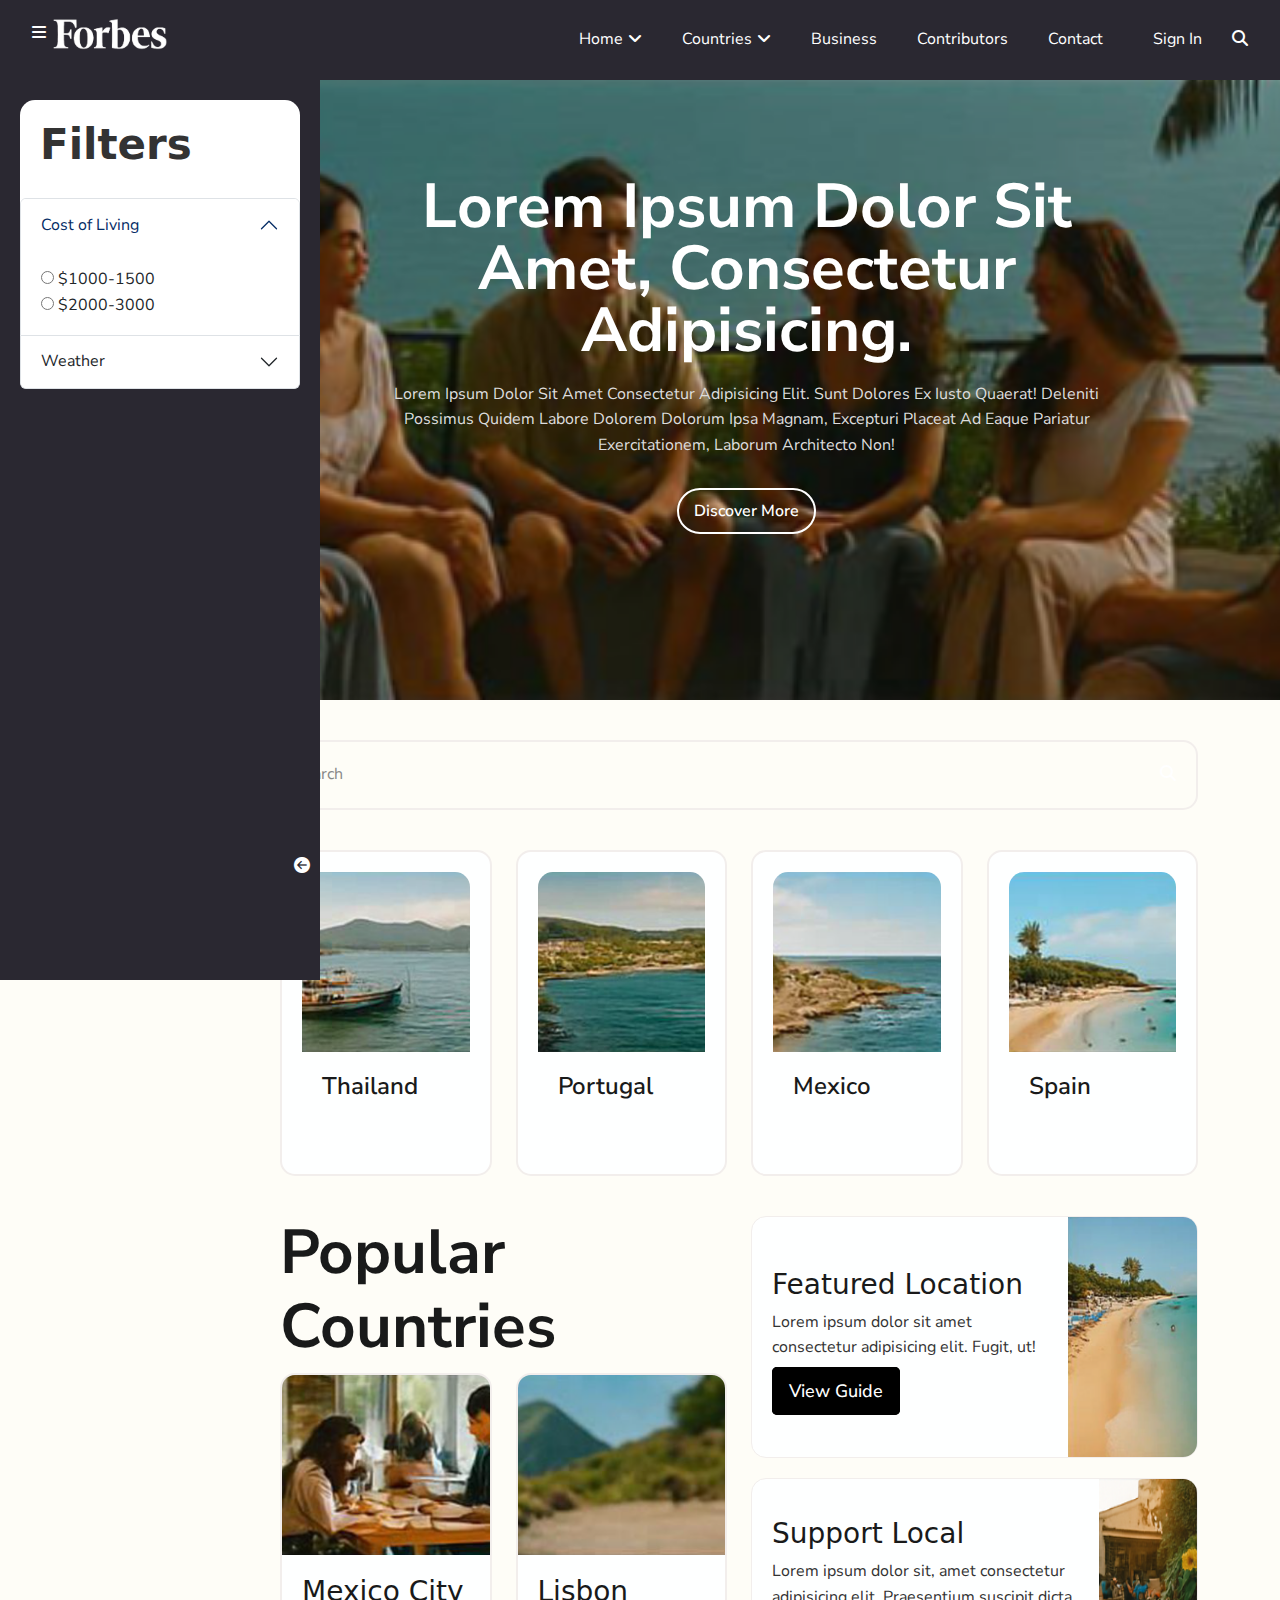
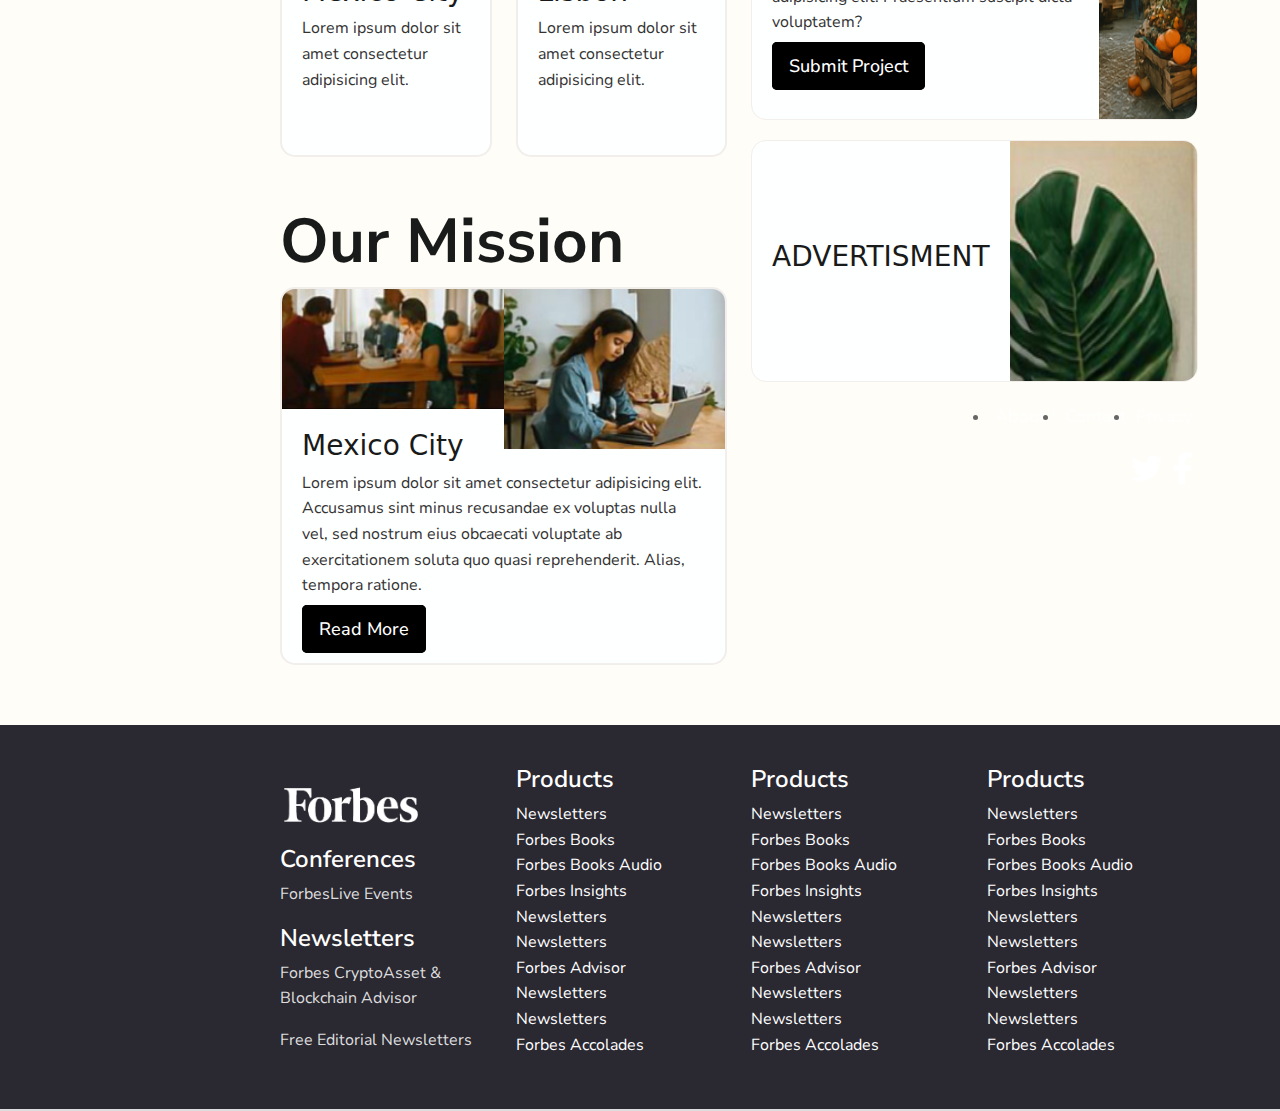
<file: index.html>
<!DOCTYPE HTML>
<html lang="en-US">
<head>
    <meta charset="UTF-8">
    <meta http-equiv="x-ua-compatible" content="ie=edge">
    <title> Forbes Responsive Website Template </title>
    <meta name="script" content="">
    <meta name="viewport" content="wicorporateh=device-wicorporateh, initial-scale=1">
    <!-- Favicon Icon -->
    <link rel="icon" type="image/png" href="assets/images/favicon.png">
    <link rel="stylesheet" type="text/css" href="assets/css/all.min.css">
    <link rel="stylesheet" type="text/css" href="assets/css/bootstrap.min.css">
    <link rel="stylesheet" type="text/css" href="assets/css/fontawesome.min.css">         
    <link rel="stylesheet" type="text/css" href="assets/css/animate.min.css">
    <link rel="stylesheet" type="text/css" href="assets/css/meanmenu.min.css">    
    <link rel="stylesheet" type="text/css" href="assets/css/twr_theme_color.css">
    <!-- All CSS For style -->
    <link rel="stylesheet" type="text/css" href="style.css">
    <!-- All CSS For style -->
    <!-- For Responvsive CSS -->
    <link rel="stylesheet" type="text/css" href="assets/css/responsive.css">
    <!-- For Responvsive CSS -->
    <!-- modernizr js -->
    <script src="assets/js/vendor/modernizr-2.8.3.min.js"></script>   
</head>
<body>
    <aside id="left-panel">
        <div class="sitebar-form">
            <h1>Filters</h1>
              <!-- accodion area start here  -->
              <div class="accordion" id="accordionExample">
                <div class="accordion-item">
                  <h2 class="accordion-header">
                    <button class="accordion-button" type="button" data-bs-toggle="collapse" data-bs-target="#collapseOne" aria-expanded="true" aria-controls="collapseOne">
                      Cost of Living
                    </button>
                  </h2>
                  <div id="collapseOne" class="accordion-collapse collapse show" data-bs-parent="#accordionExample">
                    <div class="accordion-body">
                        <form>
                            <input type="radio">
                            <label for="css">$1000-1500</label><br>
                            <input type="radio">
                            <label for="css">$2000-3000</label><br>
                        </form>                        
                    </div>
                  </div>
                </div>
                <div class="accordion-item">
                  <h2 class="accordion-header">
                    <button class="accordion-button collapsed" type="button" data-bs-toggle="collapse" data-bs-target="#collapseTwo" aria-expanded="false" aria-controls="collapseTwo">
                      Weather
                    </button>
                  </h2>
                  <div id="collapseTwo" class="accordion-collapse collapse" data-bs-parent="#accordionExample">
                    <div class="accordion-body">
                        <form>
                            <input type="radio">
                            <label for="css">25-10</label><br>
                            <input type="radio">
                            <label for="css">10-15</label><br>
                        </form>                        
                    </div>
                  </div>
                </div>
              </div>
        </div>
        <span class="minifyme" data-action="minifyMenu">
            <i class="fa fa-arrow-circle-left hit"></i>
        </span>
    </aside>
<!-- our off canvar menu area start here  -->
       <!-- our offcanver mobile menu start here -->
   
     <!-- our offcanver mobile menu end here --> 
    <!-- Menu area -->
    <header>
        <section class="header-section">
            <div class="container-fluid">
                <div class="our-main-header">
                    <div class="header-logo-area">
                        <a class="menu-bar"><i class="fa-solid fa-bars"></i></a>
                        <a href="index.html"> <img src="assets/images/Forbes.png" alt="Forbes"> </a>                        
                    </div>
                    <div class="header-right-area">
                        <div class="our-menu-area">
                            <nav>
                                <ul class="navbar-list">
                                    <li class="nav-list-list"><a class="navlink-link" href="#">Home<i class="fa-solid fa-angle-down"></i></a>
                                        <ul class="sub-menu">
                                            <li><a href="#">Home Page-1</a></li>
                                            <li><a href="#">Home Page-2</a></li>
                                            <li><a href="#">Home Page-3</a></li>
                                            <li><a href="#">Home Page-4</a></li>
                                        </ul>
                                    </li>
                                    <li class="nav-list-list"><a class="navlink-link" href="#">countries<i class="fa-solid fa-angle-down"></i></a>
                                        <ul class="sub-menu">
                                            <li><a href="#">Home Page-1</a></li>
                                            <li><a href="#">Home Page-2</a></li>
                                            <li><a href="#">Home Page-3</a></li>
                                            <li><a href="#">Home Page-4</a></li>
                                        </ul>
                                    </li>
                                    <li><a class="navlink-link" href="#">Business</a></li>
                                    <li><a class="navlink-link" href="#">Contributors</a></li>
                                    <li><a class="navlink-link" href="#">Contact</a></li>
                                </ul>
                            </nav>
                        </div>
                        <a class="QOiWaRFM" href="#">Sign In</a>
                        <a class="glass" href="#"><i class="fa-solid fa-magnifying-glass"></i></a>
                    </div>   
                </div>             
            </div>
        </section> 
    </header>
    <main>
        <section class="our-hero-section">
            <div class="container-fluid">
                <div class="row">
                    <div class="offset-2 col-10  p-0">
                        <div class="our-hero-area">
                            <div class="hero-info-area">
                                <h2 class="animate__animated animate__backInLeft ">Lorem ipsum dolor sit amet, consectetur adipisicing.</h2>
                                <p>Lorem ipsum dolor sit amet consectetur adipisicing elit. Sunt dolores ex iusto quaerat! Deleniti possimus quidem labore dolorem dolorum ipsa magnam, excepturi placeat ad eaque pariatur exercitationem, laborum architecto non!</p>
                                <a class="hero-btn " href="#">Discover More </a>
                            </div>
                        </div>
                    </div>
                </div>
            </div>            
        </section>
        <!-- our hero area end here  -->
         <div class="our-search-area">
            <div class="container">
                <div class="row">
                    <div class="offset-2 col-10">
                        <div class="main-search-area">
                            <input type="search" placeholder="Search">
                            <a class="search-btn"><i class="fa-solid fa-magnifying-glass"></i></a>  
                        </div>
                    </div>
                </div>
            </div>          
         </div>
         <!-- our top countres area start here  -->
          <div class="top-countre-area">
            <div class="container">
                <div class="row offset-2">
                    <div class="col-xl-3 col-lg-3 col-md-6 col-sm-12">
                        <div class="single-countre">
                            <img src="assets/images/Screenshot_2.png" alt="Screenshot_2">
                            <h4><a href="#">Thailand</a></h4>
                            <a class="countre-btn" href="#">Rade More</a>
                        </div>
                    </div>
                    <!-- single card area end here  -->
                    <div class="col-xl-3 col-lg-3 col-md-6 col-sm-12">
                        <div class="single-countre">
                            <img src="assets/images/Screenshot_3.png" alt="Screenshot_2">
                            <h4><a href="#">Portugal</a></h4>
                            <a class="countre-btn" href="#">Rade More</a>
                        </div>
                    </div>
                    <!-- single card area end here  -->
                    <div class="col-xl-3 col-lg-3 col-md-6 col-sm-12">
                        <div class="single-countre">
                            <img src="assets/images/Screenshot_4.png" alt="Screenshot_2">
                            <h4><a href="#">Mexico</a></h4>
                            <a class="countre-btn" href="#">Rade More</a>
                        </div>
                    </div>
                    <!-- single card area end here  -->
                    <div class="col-xl-3 col-lg-3 col-md-6 col-sm-12">
                        <div class="single-countre">
                            <img src="assets/images/Screenshot_5.png" alt="Screenshot_2">
                            <h4><a href="#">Spain</a></h4>
                            <a class="countre-btn" href="#">Rade More</a>
                        </div>
                    </div>
                    <!-- single card area end here  -->
                </div>
            </div>
          </div>
          <!-- our world class mission area start here  -->
           <section class="our-worl-mission">
            <div class="container">
                <div class="row offset-2">
                    <div class="col-xl-6 col-lg-6 col-md-12 col-sm-12">
                        <div class="single-city-card">
                            <div class="sc-card-header">
                                <h2>Popular Countries</h2>
                            </div>
                        </div>
                        <div class="row">
                            <div class="col-xl-6 col-lg-6 col-md-6 col-sm-12">
                                <div class="single-city-area">
                                    <div class="sc-card-image">
                                        <img src="assets/images/Screenshot_6.png" alt="Screenshot_6">                                    
                                    </div>
                                    <div class="sc-card-info">
                                        <h3>Mexico City</h3>
                                        <p>Lorem ipsum dolor sit amet consectetur adipisicing elit.</p>
                                        <a href="#">Read More</a>
                                    </div>
                                </div>
                            </div>
                            <!-- single card end here  -->
                            <div class="col-xl-6 col-lg-6 col-md-6 col-sm-12">
                                <div class="single-city-area">
                                    <div class="sc-card-image">
                                        <img src="assets/images/Screenshot_7.png" alt="Screenshot_6">                                    
                                    </div>
                                    <div class="sc-card-info">
                                        <h3>Lisbon</h3>
                                        <p>Lorem ipsum dolor sit amet consectetur adipisicing elit.</p>
                                        <a href="#">Read More</a>
                                    </div>
                                </div>
                            </div>
                            <!-- single card end here  -->  
                        </div>
                        <!-- single end here  -->
                         <div class="col-xl-12 pt-5">
                            <div class="single-city-card">
                                <div class="sc-card-header">
                                    <h2>Our Mission</h2>
                                </div>
                            </div> 
                            <div class="row">
                                <div class="col-xl-12">
                                    <div class="single-city-area">
                                        <div class="sc-card-images">
                                            <img src="assets/images/Screenshot_9.png" alt="Screenshot">
                                            <img class="img-10" src="assets/images/Screenshot_10.png" alt="Screenshot">                                    
                                        </div>
                                        <div class="sc-card-info">
                                            <h3>Mexico City</h3>
                                            <p>Lorem ipsum dolor sit amet consectetur adipisicing elit. Accusamus sint minus recusandae ex voluptas nulla vel, sed nostrum eius obcaecati voluptate ab exercitationem soluta quo quasi reprehenderit. Alias, tempora ratione.</p>
                                            <a class="l-card-btn" href="#">Read More</a>
                                        </div>
                                    </div>
                                </div>
                            </div>                           
                         </div>
                    </div>
                    <!-- our right world class area start here  -->
                     <div class="col-xl-6 col-lg-6 col-md-12 col-sm-12">
                        <div class="row">
                            <div class="col-xl-12 col-md-6">
                                <div class="left-world-card">
                                    <div class="lworld-card-info">
                                        <h3>Featured Location</h3>
                                        <p>Lorem ipsum dolor sit amet consectetur adipisicing elit. Fugit, ut!</p>
                                        <a class="l-card-btn" href="#">View Guide</a>
                                    </div>
                                    <div class="l-world-card-img">
                                        <img src="assets/images/Screenshot_8.png" alt="Screenshot">
                                    </div>                                    
                                </div>
                            </div>
                            <!-- single card end here  -->
                            <div class="col-xl-12 col-md-6">
                                <div class="left-world-card">
                                    <div class="lworld-card-info">
                                        <h3>Support Local</h3>
                                        <p>Lorem ipsum dolor sit, amet consectetur adipisicing elit. Praesentium suscipit dicta voluptatem?</p>
                                        <a class="l-card-btn" href="#">Submit Project</a>
                                    </div>
                                    <div class="l-world-card-img">
                                        <img src="assets/images/Screenshot_13.png" alt="Screenshot">
                                    </div> 
                                </div>
                            </div>
                            <!-- single card end here  -->
                            <div class="col-xl-12 col-md-12">
                                <div class="left-world-card">
                                    <div class="lworld-card-info">
                                        <h3>ADVERTISMENT</h3>
                                    </div>
                                    <div class="l-world-card-img">
                                        <img src="assets/images/Screenshot_11.png" alt="Screenshot">
                                    </div>
                                </div>
                            </div>
                            <!-- single card end here  -->
                            <div class="col-xl-12 col-md-12">
                                <div class="world-footer">
                                    <ul>
                                        <li><a href="#">About  /</a></li>
                                        <li><a href="#">Contact</a></li>
                                        <li><a href="#">Privacy</a></li>
                                    </ul>
                                    <div class="footer-icon">
                                        <a href="#"><i class="fa-brands fa-twitter"></i></a>
                                        <a href="#"><i class="fa-brands fa-facebook-f"></i></a>
                                    </div>                                    
                                </div>
                            </div>
                            <!-- single card end here  -->
                        </div>
                     </div>
                </div>
            </div>
           </section>
    </main> 
    <footer>
        <div class="our-footer-area">
            <div class="container">
                <div class="row offset-2">
                    <div class="col-xl-3">
                        <div class="single-footer">
                            <a class="footer-logo" href="#"><img src="assets/images/Forbes.png" alt="Forbes"></a> 
                            <div class="single-foter-info">
                                <h4>Conferences</h4>
                                <p>ForbesLive Events</p>
                            </div>
                            <div class="single-foter-info">
                                <h4>Newsletters</h4>
                                <p>Forbes CryptoAsset & Blockchain Advisor</p>
                                <p>Free Editorial Newsletters</p>
                            </div>                                                       
                        </div>                        
                    </div>
                    <div class="col-xl-3">
                        <div class="single-footer">
                            <h4>Products</h4>
                            <ul>
                                <li><a href="#">Newsletters</a></li>
                                <li><a href="#">Forbes Books</a></li>
                                <li><a href="#">Forbes Books Audio</a></li>
                                <li><a href="#">Forbes Insights</a></li>
                                <li><a href="#">Newsletters</a></li>
                                <li><a href="#">Newsletters</a></li>
                                <li><a href="#">Forbes Advisor</a></li>
                                <li><a href="#">Newsletters</a></li>
                                <li><a href="#">Newsletters</a></li>
                                <li><a href="#">Forbes Accolades</a></li>
                            </ul>
                        </div>                        
                    </div>
                    <div class="col-xl-3">
                        <div class="single-footer">
                            <h4>Products</h4>
                            <ul>
                                <li><a href="#">Newsletters</a></li>
                                <li><a href="#">Forbes Books</a></li>
                                <li><a href="#">Forbes Books Audio</a></li>
                                <li><a href="#">Forbes Insights</a></li>
                                <li><a href="#">Newsletters</a></li>
                                <li><a href="#">Newsletters</a></li>
                                <li><a href="#">Forbes Advisor</a></li>
                                <li><a href="#">Newsletters</a></li>
                                <li><a href="#">Newsletters</a></li>
                                <li><a href="#">Forbes Accolades</a></li>
                            </ul>
                        </div>                         
                    </div>
                    <div class="col-xl-3">
                        <div class="single-footer">
                            <div class="single-footer">
                                <h4>Products</h4>
                                <ul>
                                    <li><a href="#">Newsletters</a></li>
                                    <li><a href="#">Forbes Books</a></li>
                                    <li><a href="#">Forbes Books Audio</a></li>
                                    <li><a href="#">Forbes Insights</a></li>
                                    <li><a href="#">Newsletters</a></li>
                                    <li><a href="#">Newsletters</a></li>
                                    <li><a href="#">Forbes Advisor</a></li>
                                    <li><a href="#">Newsletters</a></li>
                                    <li><a href="#">Newsletters</a></li>
                                    <li><a href="#">Forbes Accolades</a></li>
                                </ul>
                            </div> 
                        </div>                      
                    </div>
                </div>
            </div>
        </div>
    </footer>
    <!-- Include All JS -->
    <script src="assets/js/vendor/jquery-3.5.1.min.js"></script>
    <script src="assets/js/bootstrap.bundle.min.js"></script> 
    <script src="assets/js/slick.min.js"></script>    
    <script src="assets/js/jquery.meanmenu.min.js"></script>
    <script src="assets/js/theme.js"></script>
</body>
</html>
</file>
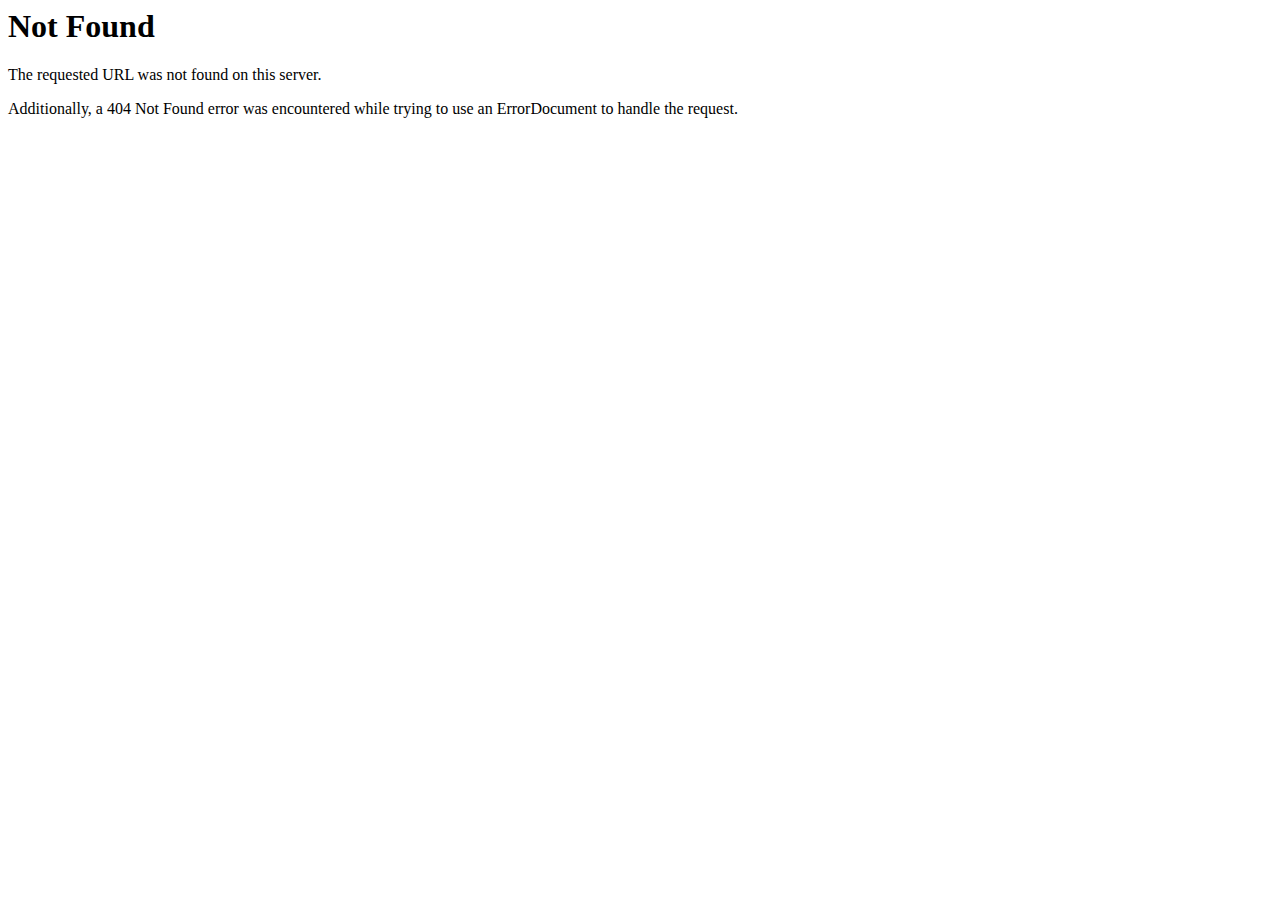
<file: assets/fonts/fontawesome-webfont32953295-2.html>
<!DOCTYPE HTML PUBLIC "-//IETF//DTD HTML 2.0//EN">
<html><head>
<title>404 Not Found</title>
</head><body>
<h1>Not Found</h1>
<p>The requested URL was not found on this server.</p>
<p>Additionally, a 404 Not Found
error was encountered while trying to use an ErrorDocument to handle the request.</p>
</body></html>
</file>
<file: assets/css/twr_theme_color.css>
/* Color css */
body {	
    color: #666;
}
h1,
h2,
h3,
h4,
h5,
h6,
h1 a,
h2 a,
h3 a,
h4 a,
h5 a,
h6 a{
    color: #191a1a;	
}
a{
    color: #fff;
}
a:hover {
	color:#ddd;
}
*::-moz-selection {
    color: #888888;
}
::-moz-selection {
    color: #888888;
}
::selection {
    color: #888888;
}
::-moz-placeholder {
    color: #888888;
}
::-webkit-input-placeholder {
    color: #888888;
}
:-ms-input-placeholder {
    color: #888888;
}
::placeholder {
    color: #888888;
}
.blog-left-side .sub-menu li a:hover,
.blog-left-side .nav .children li a:hover {
    color: #18c8ff;
}
.defaultsearch button {
    color: #fff;
}
.blog-left-side .widget ul li a:hover,
.blog-left-side .widget ul li:hover::before{
    color: #1784fc;
}
.widget_categories ul li:hover:before,
.widget_archive ul li:hover:before,
.widget_categories ul li a:hover,
.widget_archive ul li a:hover,
.tagcloud a:hover,
.r-post-content h3:hover,
.r-post-content h3 a:hover {
    color: #1784fc;
}
.tagcloud a:hover,
table#wp-calendar td#today,
table#wp-calendar td#today a{
	color:#fff;
}
blockquote code{
color: #555;
}
.gallery-caption {
	color: #707070;
}
.wp-block-cover p:not(.has-text-color) {
    color: #fff;
}
.wp-block-button a:not([href]):not([tabindex]){
	color:#fff;
}
.wp-block-button.is-style-outline a:not([href]):not([tabindex]){
	color:#333;
}
.post-password-form input[type=submit] {
	color:#fff;
}
.site-title,
.site-title a,
.site-title a:hover,
.site-description {
	color:#5b5d62;
}
.mean-container .mean-nav ul li li a {
	color: #17161a;
}
.psylogy_menu > ul > li > a {
    color: #272727;
}
.psylogy_menu > ul > li.current > a,
.psylogy_menu > ul > li:hover > a,
.creative_header_menu > ul > li:hover > a {
    color: #1784fc;
}
.psylogy_menu ul .sub-menu li:before,
.psylogy_menu ul .sub-menu li a {
	  color: #272727;
}
.psylogy_menu ul .sub-menu li:hover:before,
.psylogy_menu ul .sub-menu li:hover > a,
.psylogy_menu ul .sub-menu .sub-menu li:hover > a,
.psylogy_menu ul .sub-menu .sub-menu .sub-menu li:hover > a,
.psylogy_menu ul .sub-menu .sub-menu .sub-menu .sub-menu li:hover > a {
    color: #1784fc;
}
.psylogy_nav_area.prefix .psylogy_menu > ul > li > a {
    color:#fff;
}
.psylogy_nav_area.prefix .psylogy_menu > ul > li.current > a {
    color: #1784fc;
}
.heading_style_2 .psylogy_menu > ul > li > a {
    color: #fff;
}
.heading_style_3 .psylogy_menu > ul > li > a {
    color: #fff;
}
.heading_style_4 .psylogy_menu > ul > li > a {
    color: #fff;
}
.heading_style_5 .psylogy_menu > ul > li > a {
    color: #fff;
}
.witr_shop_sc a.cart-contents {
	color: #fff;   	
}
.main_menu_header_icon i{
    color: #1784fc;
}
.main_menu_header_address_text h3{
    color: #1784fc;	
}
.prefix .main_menu_header_address_text h3,
.prefix .main_menu_header_address_text h4 a,
.prefix .main_menu_header_icon i {
    color: #fff;
}
.hmenu_box_style.hbg2 .psylogy_menu > ul > li > a {
    color: #fff;
}
.right_sideber_menu i {
    color: #272727;
}
.witr_search_wh .prefix  .em-header-quearys .em-quearys-menu i,
.psylogy_nav_area.prefix .right_sideber_menu i{
    color: #fff;
}
.prefix .right_close_class .right_sideber_menu i,
.right_close_class .right_sideber_menu i {
    color: #1784fc;	
}
.right_sideber_menu_inner .psylogy-description-area .social-icons a:hover{
    color: #fff;
}
.right_sideber_menu_inner  .psylogy-description-area .phone a {
    color: #333;
}
.witr_search_wh .em-header-quearys .em-quearys-menu i {
    color: #272727;
}
/* a.dtbtn,.btn {
    color: #fff;
} */
.btn.btn-bordered {
    color: #1784fc;
}
.btn.btn-bordered:hover {
    color: #fff;
}

.em-quearys-menu i,.top-form-control input {
    color: #fff;
}
.top-form-control input::-webkit-input-placeholder {
    color: #fff;
}
.top-form-control input::-moz-placeholder {
    color: #888888;
}
.top-form-control input:-ms-input-placeholder {
    color: #888888;
}
.top-form-control button.top-quearys-style {
    color: #fff;
}
 .single_team_list ul li i,
 .single_team_list ul li a i,
 .team_single_btn a{
     color: #fff;
}
.breadcumb-inner ul, .breadcumb-inner ul span a, .breadcumb-inner li, .breadcumb-inner li a, .witr_breadcumb_shop ul li span a{
	color:#fff;
}
.breadcumb-inner li a:hover{
    color: #1784fc;	
}
.psylogy-blog-meta-left a,
.psylogy-blog-meta-left span {
    color: #888888;
}
.psylogy-blog-meta-left i {
    color: #1784fc;
}
.psylogy-blog-meta-right a,
.psylogy-blog-meta-right span {
    color: #555555;
}
.readmore a:hover {
    color: #fff;
}
.psylogy-single-icon-inner a {	
    color: #17161a;		
}
.psylogy-single-icon a{
    color: #1784fc;	
}
.psylogy-single-icon a:hover,
.psylogy-single-icon-inner a:hover {
    color: #fff;
}
.paginations a,
.page-numbers span.current {
    color: #888;
}
.paginations a:hover,
.paginations a.current,
.page-numbers span.current {
    color: #fff;
}
.tutor-pagination-wrap a:hover,
.tutor-pagination-wrap span.page-numbers.current {
    color: #fff;
}
.reply_date span.span_right {
    color: #1784fc;
}
.comment_psylogy_btn {	
    color: #fff;	
}
.not-found-inner h2 {
    color: #1784fc;
}
.not-found-inner a {
    color: #606b82;
}
table#wp-calendar td#today a{
    color: #fff;
}
.top_address_content a,
.top_address_content span {
    color: #ffffff;
}
.footer-top-address h2 {
    color: #fff;
}
.footer-top-address h2 span {
    color: #1784fc;
}
.footer-top-inner h2 {
    color: #fff;
}
.footer-top-inner h2 span {
    color: #1784fc;
}
.footer-top-inner p {
    color: #fff;
}
.footer-social-icon a i {
    color: #fff;
}
.footer-social-icon a i:hover {
    color: #fff;
}
.footer-middle .widget ul li a:hover,
.footer-middle .widget ul li:hover:before {
    color: #1784fc;
}
.recent-post-text h4 a {
    color: #17161a;
}
.recent-post-text h4 a:hover {
    color: #1784fc;
}
.footer-middle .recent-post-text > h4 a:hover {
    color: #1784fc;
}
.footer-widget.address,
.footer-widget.address p {
color:#ffffff;
}
.footer-middle .widget ul li a{
	color: #ffffff;	
}
.copy-right-text a {
    color: #1784fc;
}
.copy-right-text a:hover,
.footer-menu ul li a:hover {
    color: #1784fc;
}
#scrollUp i {
    color: #fff;
}
.mini_shop_content a i {
	color:#1784fc;
	 background: #fff;
}
.mini_shop_content a span.count {
    background: #1784fc;
    color: #fff;
}
.twr_mini_cart .widget_shopping_cart {
    background: #fff;
}
.top-welcomet p span,
.top-welcomet p a,
.top-welcome p span,
.top-welcome p a,
.top-welcome p,
.top-address p a,
.top-right-menu ul.social-icons li a,
.top-address p span {
    color: #fff;	
}
.top-welcome p span i,
.top-welcomet p span i,
.top-address p span i,
.top-address p a i {
    color: #fff;
}
.top-welcome p a:hover{
	color:#17161a;	
}
.top-right-menu .social-icons li a:hover,
.top-right-menu .social-icons li a i:hover {
    color: #17161a;
}
.creative_header_icon i {
    color: #1784fc;
}
.creative_header_address_text > p > a {
   color:#999;	
}
.creative_header_button .dtbtn {
    color: #fff;
}
.tx_menuc_btn .tx_mc_btn {
    color: #fff;
}
.tx_menuc_btn .tx_mc_btn:hover{
	color: #fff;
}
.top_crmenu_i_list li a i{
    color: #1784fc;	
}
.top_crmenu_i_list li a i:hover{
	color:#fff;
}
.top_crmenu_l li a {
	    color: #fff;
}
.top_crmenu_l li li a{
	color:#fff;	
}
.top_crmenu_l li li a:hover{
	color:#006ff9;
}
.top_crt_style h3{
	color:#fff;	
}
.top_crt_style .site-title a,
.top_crt_style p,
.top_crt_style p a{
	color:#fff;
}
.top-welcomet p{
	color:#fff;
}
.top-address.cr_top_addess p a,
.top-address.cr_top_addess p span {
    color: #fff;	
}
.top-address.cr_top_addess p span i,
.top-address.cr_top_addess p a i {
    color: #fff;
}


.post_reply h1,
.post_reply h2,
.post_reply h3,
.post_reply h4,
.post_reply h5,
.post_reply h6 {
    color: #303030;
}
.blog-content h2 a:hover {
    color: #1784fc;
}
.psylogy-blog-meta-left a,
.psylogy-blog-meta-left span {
    color: #888888;
}
.psylogy-blog-meta-left a:hover,
.psylogy-blog-meta-left span:hover {
    color: #1784fc;
}
.psylogy-blog-meta-left i {
    color: #1784fc;
}
.psylogy-blog-meta-right a,
.psylogy-blog-meta-right span {
    color: #555555;
}
.readmore a {
    color: #444;
}
.readmore a:hover {
    color: #fff;
}
.psylogy-single-icon-inner a {	
    color: #17161a;	
	
}
.psylogy-single-icon-inner a:hover {
    color: #fff;
}
.reply_date span.span_right {
    color: #1784fc;
}
.comment_field .input-field label,
.comment_field .textarea-field label {
    color: #606060;
}
.comment_field .input-field input,
.comment_field .textarea-field textarea {
    color: #555555;
}
.psylogy_btn {	
    color: #fff;	
}
.blog-page-title h2 a:hover {
    color: #1784fc;
}
 .mc4wp-form-fields input {
    color: #b0afaf; 
}
 .mc4wp-form-fields button {
    color: #fff;
}

.mc4wp-alert.mc4wp-error a, 
.mc4wp-alert.mc4wp-error p{
	color: #fff;	
} 
 
.mc4wp-form-fields input::-moz-placeholder {
   color: #888888;
}
.mc4wp-form-fields input::-webkit-input-placeholder {
   color: #888888;
}
 
/* mailchim 2 */
.footer-middle .mc4wp-form-fields input::-moz-placeholder {
 color: #888888;
} 
.footer-middle .mc4wp-form-fields input::-webkit-input-placeholder {
 color: #888888;
} 
 .footer-middle .mc4wp-form-fields p {
    color: #ffffff;

}
 
 .footer-middle .mc4wp-form-fields button {
    color: #fff;
}
.footer-middle .mc4wp-form-fields button:hover {
    color: #1784fc;
}
 .footer-middle .checkbox_witr span{
 color:#fff;
 }
.witr_joined .witr_con_btn2 .w_btn2{
    color: #fff;
}
span.eleft {
    color: #1a2e2e;
}
.psylogy-description-area .social-icons a{
    color: #fff;	
}
.witr_sub_table span{
	color:#fff;
}
.right_popupmenu_area .witr_sub_table span{
	color:#272727;
}
.right_popupmenu_area .ittech-description-area p,
.right_popupmenu_area .ittech-description-area .phone a,
.right_popupmenu_area .footer-widget.address,
.right_popupmenu_area .footer-widget.address p {
    color: #17161a !important;
}
.shortcode_content h2{
    color: #fff;	
}
.shortcode_content p{
	color: #fff;	
}
.shortcode_content p a:hover{
	color: #18406b;	
}
.tutor-star-rating-group {
    color: #1784fc;
}
.tutor-course-loop-meta>div i {
    color: #1784fc;
}
.tutor-loop-author>div span {
	color: #272727;
}
.tutor-course-filter-form select {	
	color: #656565;
}
.tutor-course-archive-results-wrap strong {
    color: #fff;
}
.tutor-segment-title,
.tutor-single-course-segment .tutor-segment-title {
color: #272727;
}
.tutor-course-header-h1 {
    color: #272727;
}
.tutor-course-filter-wrapper>div:first-child label:hover,
.tutor-wrap nav.course-enrolled-nav ul li.active a{
	color:#1784fc;
}
.tutor-course-lesson h5 a,
.tutor-wrap nav.course-enrolled-nav ul li a,
.tutor-single-course-meta ul li.tutor-social-share button,
.tutor-single-course-meta.tutor-lead-meta ul li span,
.tutor-single-course-meta ul li span,
.tutor-course-loop-price>.price .tutor-loop-cart-btn-wrap a,
.tutor-course-loop-title h2 a{
	color: #272727;
}

 .witr_single_team_s a{
     color: #fff;
}
 .witr_single_team_s a:hover{
     color: #272727;
}
 .team_single_title h1 {
     color:#1784fc;
}
 .witr_single_team_s,
 .single_team_list ul li i,
 .single_team_list ul li a i{
     background: #1784fc;
}
.single_team_list ul li{
	 list-style:none;
}
 .single_team_list ul li i:hover, .single_team_list ul li a i:hover{
     background:#272727;
}
 .team_single_btn a{
     background: #1784fc;
}
 .team_single_btn a:hover{
     background: #1a2e2e;
}







/* Background css */
.box.wrapper {
    background: #fff;
}
*::-moz-selection {
    background: #4fc1f0;
}
::-moz-selection {
    background: #4fc1f0;
}
::selection {
    background: #4fc1f0;
}
.blog-left-side > div {
    background: #fff;
}
.defaultsearch {
    background: #f7f7f7;
}
.defaultsearch input {
  background: #f7f7f7;
}
.defaultsearch button {
    background: #1784fc;
}
.defaultsearch button:hover{
    background: #1a2e2e;	
}
.blog-left-side .widget select {
    background: #fff;
}
.tagcloud a:hover {
    background: #1784fc;
}
table#wp-calendar td#today{
	background:#1784fc ;
}
pre {
    background: #f5f5f5;	
}
.wp-block-button__link {
    background: #1784fc;
}
.post-password-form input[type=submit] {
	background:#1784fc;
}
.mean-container .mean-nav {
    background: #1784fc;
}
.mean-container .mean-bar {
    background: #1784fc;
}
.psylogy_nav_area {
    background: #fff;
}
.psylogy_menu > ul > li > a:before, .psylogy_menu > ul > li.current > a:before {
  background: #ffb600;
}
.psylogy_menu ul .sub-menu {
    background: #fff;
}
.hbg2,
.prefix {
    background: #937553;
}
.witr_shop_sc a.cart-contents {
    background: #ff4a17; 	
}
.main_menu_address_a::before {
    background:#fbfbfb40;
}
.hmenu_box_style{
	background:#fff;
}
.right_sideber_menu_inner {
   background: #fff;
}
a.dtbtn:hover{
	color:#fff;
}

.em-s-open{
   background: #000000e6 !important;	
	
}
.btn {
	background: #333;
}
.btn.btn-bordered:hover {
    background: #333;
}
.btn:active {
    background: #333;
}

.breadcumb-blog-area {
    background: #f7f7f7;
}
/* .breadcumb-area {
    background: #f7f7f7;
} */
.psylogy-single-blog {
    background: #fff;
}
.psylogy-blog-thumb a:before {
    background: rgba(0, 0, 0, .7);
}
.readmore a:hover {
    background: #333;
}
.psylogy-single-blog-details {
    background: #fff;
}
.psylogy-single-icon a:hover,
.psylogy-single-icon-inner a:hover {
    background: #333;
}
.paginations a:hover,
.paginations a.current,
.page-numbers span.current {
    background: #333;
}
a.page-numbers,
.page-numbers,
.tutor-pagination-wrap a,
.tutor-pagination-wrap span.page-numbers.current {
    background: #fff;	
}
.tutor-pagination-wrap a:hover,
.tutor-pagination-wrap span.page-numbers.current {
    background: #333;
}
.commment_title h3:before {
    background: #333;
}
.comments,
.comment-respond {
    background: #ffffff;
}
.comment_psylogy_btn {	
	background: #333;
}
.comment_psylogy_btn:hover {
	background: #1a2e2e;
}
.not-found-area {
    background: #fff;
}
.psylogy-search-page{
	background:#fff;
}
.top-address-area {
    background: #111111;
}
.footer-top {
    background: #1b1919;
}
.footer-social-icon a i {
    background: #333;
}
.footer-social-icon a i:hover {
    background: #1a2e2e;
}
.witrfm_area{
	background:#101010;
}
.footer-bottom:before {
    background:#ffffff61;
}
 .mc4wp-form-fields input {
    background: #fff;
}
 .mc4wp-form-fields button {
    background: #1a2e2e;
}
 .mc4wp-form-fields button:hover {
    background: #18406b;	 
 }
 .footer-middle .mc4wp-form-fields button {
    background: #333;
}
.footer-middle .mc4wp-form-fields button:hover {
    background: #fff;
}
.witr_joined .witr_field2 .witr_form_field2 input{
    background: #fff;
}
.event-description {
	background: #fff;	
}
.psylogy-description-area .social-icons a{
    background: #a3a3a378;	
}
.psylogy-description-area .social-icons a:hover{
	background:#333;
}
.witr_shortcode_inner{
	background:#333;	
}
.witr_amar_table table th{
	background:#1784fc30;
}
.tutor-course-loop-level {
    background: #333;
}
.txw  span.tutor-text-avatar {
    background: #333;
}
.tutor-course-archive-results-wrap strong {
    background: #333;
}
#scrollUp {
    background: #333;
}

.psylogy-header-top {
    background: #333;
}
.top-right-menu ul .sub-menu {
    background: #333;	
}
.em_creative_header {
    background: #f9f9f9;
}
.em_creative_header:before,
.em_creative_header:after,
.creative_header_button:before,
.creative_header_button .dtbtn,
.creative_header_button > a:hover {
    background: #333;
}
.tx_menuc_btn .tx_mc_btn {
    background: #333;
}
.tx_menuc_btn .tx_mc_btn:hover{
	 background: #131414;
}
.top_crmenu_i_list li a i{
    background: #ffffff5e;	
}
.top_crmenu_i_list li a i:hover{
	background:#333;
}
.top_crmenu_l ul,
.top_crt_style{
    background: transparent;
    padding: 20px 0;
}
.em_slider_social a {
    background: #1784fc;
    border: 1px solid #1784fc;
}
.em_slider_social a:hover {
    background: #1784fc;
    border-color: #1784fc;
	color: #fff;
	
}
.footer-menu ul li a{
	color: #ffffff;
}
/* color */
.tbd_product .thb_product_car a {
    color: #17161a;
}
.thb_product_car a.added_to_cart:hover:before {
    color: #fff;
}
.woocommerce span.tbd_sale_inner{
    color: #fff;
}
.woocommerce span.onsale.onsingle_sale.tbd_sale_inner{
    color: #fff;
}
.tbd_product_title span a {
    color: #655d5d;
}
.tbd_product_title h2 a:hover,
.tbd_item_info a:hover{
	color:#1784fc;
	
}
.woocommerce .products .star-rating,
.woocommerce .star-rating {
    color: #ffc107;
}
.woocommerce p.stars a{
color: #ffc107;	
}
.woocommerce-info::before,
.woocommerce div.product p.price, 
.woocommerce div.product span.price {
    color: #1784fc;
}
ul.tx_product_tab.nav li a {
    color: #333;
}
ul.tx_product_tab.nav li a.active {
    color: #fff;
}
.woocommerce div.product form.cart .button{
    color: #ffffff;	
}
.woocommerce div.product .stock {
    color: #1784fc;
}
.woocommerce div.product .woocommerce-tabs ul.tabs li.active a{
	color:#fff;
}
.woocommerce table.witr_product_cart tbody tr td a{
	color:#555555;
}
.woocommerce table.witr_product_cart tbody tr td a.witr_cart_delete{
color:#1784fc;
}

.woocommerce .witr_cart_to_cross a.checkout-button.alt:hover,
.woocommerce .witr_product_cart button:hover,
.woocommerce  a.button.wc-backward:hover,
.woocommerce .witr_checkout_form button.button.alt:hover
.woocommerce a.button:hover,
.woocommerce button.button:hover,
.woocommerce input.button:hover,
.woocommerce a.button:hover{
    color: #FFF;	
}
.woocommerce-message::before{
color: #1784fc;		
}
.witr_cart_to_cross .cart_totals > h2{
    color: #fff;
}
.witr_checkout_form .witr_ck_blling h3, 
.witr_checkout_form h3#order_review_heading,
h2.woocommerce-order-details__title{
    color: #fff;
}
.woocommerce form .form-row input.input-text, .woocommerce form .form-row textarea {
    color: #43454b;
}
nav.woocommerce-MyAccount-navigation ul li.is-active a {
  color: #fff;
}
.woocommerce-MyAccount-content a{
	color:#1784fc;
}
.woocommerce-column__title {
	color:#fff;
}
.widget_product_search button {
    color: #fff;
}

.witr_cat_content a {
    color: #1784fc;
}




/* bgcolor */

.tbd_product .thb_product_car a {
    background: #1784fc;
}
.thb_product_car a.added_to_cart:hover:before,
.woocommerce span.tbd_sale_inner,
.woocommerce span.onsale.onsingle_sale.tbd_sale_inner,
.woocommerce div.product form.cart .button,
.woocommerce div.product .woocommerce-tabs ul.tabs li.active {
    background: #1784fc;
}
h2.woocommerce-loop-category__title {
    background: #fafcfe;
}
mark.count {
    background: #fafcfe;
}

.woocommerce .witr_product_cart button.button.alt:hover, 
.woocommerce .witr_product_cart input.button.alt:hover {
	background: #034997; 
}

.woocommerce .witr_cart_to_cross a.checkout-button.alt:hover,
.woocommerce .witr_product_cart button:hover,
.woocommerce  a.button.wc-backward:hover,
.woocommerce .witr_checkout_form button.button.alt:hover
.woocommerce a.button:hover,
.woocommerce button.button:hover,
.woocommerce input.button:hover,
.woocommerce a.button:hover{
    background: #000;	
}
.woocommerce-account  a.woocommerce-Button.button {
    padding: 14px 25px 18px;

}
.woocommerce .witr_product_cart .coupon button.button {
    padding: 9px 20px 12px;
}
.tbd_product .thb_product_car a {
    background: #ffffff;
    color: #0e0d0d;
}

.tbd_product .thb_product_car a:hover {
    background-color: #1784fc;
    color: #fff;
}
.witr_cart_to_cross .cart_totals > h2{
    background: #1784fc;
}
.tbd_product_title h2:hover,
.tbd_product_title h3:hover
{
   color: #1784fc;	
}
.witr_checkout_form .witr_ck_blling h3, 
.witr_checkout_form h3#order_review_heading,
h2.woocommerce-order-details__title{
    background: #1784fc;
}
.woocommerce-checkout.witr_checkout_form  #payment {
    background: #fbf9f9;
}

nav.woocommerce-MyAccount-navigation ul li {
  background: rgba(0,0,0,0.05);
}
nav.woocommerce-MyAccount-navigation ul li.is-active {
  background: #1784fc;
}
nav.woocommerce-MyAccount-navigation ul li:not(.is-active):hover {
  background: rgba(0,0,0,0.07);
}
.woocommerce-column__title {
	background: #1784fc;
}
nav.woocommerce-MyAccount-navigation ul li a{
	color:#272727;
}
.content-widget .widget_price_filter .ui-slider .ui-slider-range,
.content-widget .widget_price_filter .ui-slider .ui-slider-handle,
.content-widget .widget_price_filter .ui-slider .ui-slider-handle,
.widget_product_search button {
    background: #1784fc;
}
.psylogy-single-blog {
    background: #fff;
}
.psylogy-blog-thumb a:before {
    background: rgba(0, 0, 0, .7);
}

.psylogy-single-blog-details {
    background: #fff;
}
.readmore a:hover,
.psylogy-single-icon a:hover,
.psylogy-single-icon-inner a:hover,
.commment_title h3:before,
.psylogy_btn {	
	background: #1784fc;	
}
.comment-respond {
    background: #ffffff;
}
.psylogy_btn:hover {
	background: #1a2e2e;
}
.twr_mini_cart .woocommerce.widget_shopping_cart .buttons a.checkout,
.twr_mini_cart .woocommerce.widget_shopping_cart .buttons a:hover,
.slick-prev,
.slick-next,
.slick-prev.slick-disabled,
.slick-next.slick-disabled,
.mini_shop_content a span.count {
    background: #1784fc;
}
.slick-dots li button {
 background: #1784fc5c;
}




/* Border Color Css */
.post_reply div.st a {
    color: #1a2e2e;
	font-weight: 500;
}
hr {
    border-bottom: 1px solid #eceff8;
}
hr.style-2 {
    border-bottom: 1px dashed #f10;
}
hr.mp-0 {
    border-bottom: 1px solid #eceff8;
}
hr.mtb-40 {
    border-bottom: 1px solid #eceff8;
}
.blog-left-side h2.widget-title::before{
    border: 1px solid #1784fc;
}
.blog-left-side .widget > ul > li:not(:last-child) {
  border-bottom: 1px solid rgba(0, 0, 0, 0.12);
}
.blog-left-side .widget select {
    border: 1px solid #ddd;
}
.tagcloud a {   
    border: 1px solid #ddd;
}
table#wp-calendar td {
  border: 1px solid #e5e5e5;
}
table#wp-calendar th {
  border: 1px solid #e5e5e5; 
}
td {
    border-bottom: 1px solid #ededed;
}
.post-password-form input[type=password] {
    border: 1px solid #ddd;
}
.portfolio-details-box ul li{
    border-bottom: 1px solid #ddd;		
}
.sticky{
	border-color:#1784fc;
}
.top-form-control input {
    border-bottom: 3px solid #fff;
}
.tag-sticky-2 .psylogy-single-blog{
	border:1px solid #1784fc;
}
.readmore a {
    border: 1px solid #ddd;
}
.readmore a:hover {
    border-color: #1784fc;
}
.psylogy-single-icon-inner a {	
	border: 1px solid #e6e6e6;	
}
.psylogy-single-icon-inner a:hover {
    border-color: #1784fc;
}
.paginations a:hover,
.paginations a.current,
.page-numbers span.current {
    border-color: #1784fc;
}
.post_comment {
    border: 1px solid #f1f1f1;
}
.not-found-area {
    border-top: 1px solid #f5f3f3;
}
.search-error .search input {
    border: 1px solid #ddd;
}
.recent-Review-area .owl-dot{
	border-color:#fff;
}
.footer-middle .mc4wp-form-fields input {
 border: 1px solid #ffffff66;
}
.mc4wp-form-fields .witr_mail_From input{
	border: 1px solid #ddd;
}
.btn.btn-bordered {
    border: 2px solid #1784fc;
}
.psylogy-description-area .social-icons a:hover{
	border-color:#1784fc;
}
.witr_sub_table{
    border-bottom: 1px solid #ffffff8c;
}
.right_popupmenu_area .witr_sub_table{
    border-bottom: 1px solid #ddd;
}
.tutor-course-filter-form select {
	border-color: #e8e8e8;	
}
.top-right-menu ul .sub-menu {
    border-top: 1px solid #1784fc;	
}
.top_crmenu_l ul {
    border-top: 1px solid #006ff9;
}
ul.tx_product_tab.nav li a {
    border: 1px solid #e8e8e8;
}
ul.tx_product_tab.nav li a.active {
    border-color: #1784fc;
    background: #1784fc;
}
.tbd_single_image a.woocommerce-product-gallery__trigger {
    border: 1px solid #c3bcbc;
}
.woocommerce .quantity .qty {
    border: 1px solid #ddd;
}
#review_form_wrapper .comment-form input{
	border: 1px solid #f6f6f6;
}
.woocommerce #review_form #respond textarea {
    border: 1px solid #f6f6f6;
}
.woocommerce table.witr_product_cart thead tr th,
.woocommerce table.witr_product_cart tbody tr td{
	    border: 1px solid #faf6f6;
}
.woocommerce .witr_product_cart .coupon input{
    border: 1px solid #ddd;
}
.woocommerce-message,
.woocommerce-info{
 border-top-color: #1784fc;	
}
.woocommerce .witr_cart_to_cross table.shop_table tbody tr.order-total th,
.woocommerce .witr_cart_to_cross table.shop_table tbody tr.order-total td{
	border-top:1px solid #ddd;
}
.woocommerce form .form-row input.input-text, .woocommerce form .form-row textarea {
   border:solid 1px #e4e4e4;
}
.woocommerce form .form-row.woocommerce-invalid .select2-container, 
.woocommerce form .form-row.woocommerce-invalid input.input-text, 
.woocommerce form .form-row.woocommerce-invalid select {
    border-color: #1784fc;
}
nav.woocommerce-MyAccount-navigation ul li {
  border-bottom: 1px solid rgba(0,0,0,0.05);
}
nav.woocommerce-MyAccount-navigation ul li.is-active:after {
  border-top: 20px solid transparent;
  border-left: 14px solid #333;
  border-bottom: 20px solid transparent;
}
nav.woocommerce-MyAccount-navigation ul li:not(.is-active):hover:after { 
  border-top: 20px solid transparent;
  border-left: 14px solid rgba(0,0,0,0.07);
  border-bottom: 20px solid transparent;
}
#customer_login form.login, 
#customer_login form.register {
    border: 1px solid #f0f0f0;
}

.search-field {
    border: 1px solid #ddd;
}
.tag-sticky-2 .psylogy-single-blog{
	border:1px solid #333;
}
.readmore a {
    border: 1px solid #ddd;
}
.readmore a:hover {
    border-color: #333;
}
.psylogy-single-icon-inner a {	
	border: 1px solid #e6e6e6;	
}
.psylogy-single-icon-inner a:hover {
    border-color: #333;
}
.post_comment {
    border: 1px solid #f1f1f1;
}
.comment_field .input-field input {
    border: 1px solid #e5e5e5;
}


.twr_product_sidebar > div {
    border: 1px solid #eee;
}
.twr_product_sidebar a {
    color:#555555;
}
.twr_product_sidebar h2.widget-title {

	    background-color: #f2f2f2;
}
.entry-summary span.posted_in a, .entry-summary span.tagged_as a {
	color:#555555;
}
a#cancel-comment-reply-link{
	color: #333;
}
.slick-dots li.slick-active button {
 background: #333;
}
.twr_pretwr_loader_pre .twr_animation .twr_circle_pre {
    border-top-color: #333;
    border-bottom-color: #333;	
}

.twr_pretwr_loader_pre .twr_animation .twr_text_pre .twr_textletter_pre:before {
	color: #333;
}

.tx_golobal_color{
	  background: #333;	   
}
.tx_btn_global_color:hover{
	background:#1a2e2e;
}
</file>
<file: style.css>
/*
Teamplate Name: Don't have
Author Name: Akther
*/

/* Table Of content 

#HEADING TOP MENU CSS



*/

/* Fonts CSS Area */

@import url('https://fonts.googleapis.com/css2?family=Nunito+Sans:ital,opsz,wght@0,6..12,200..1000;1,6..12,200..1000&display=swap');

/* End Fonts CSS Area */

/* template default css */
*{
  margin: 0;
  padding: 0;
  box-sizing: border-box;
}
html,
body {
  overflow-x: hidden;
}
body {
  background-color: #fefdf7;
  margin: 0;
  padding: 0;
  box-sizing: border-box;
  direction: ltr;
  unicode-bidi: embed;  
}
.theme_cr_logo {
  text-align: left;
}
.play-overlay a::before {
  left: 0;
}
.all_cal_color .text-right p {
  margin-left: auto;
}
img {
  max-width: 100%;
  height: auto;
}
/* box layout */

.box.wrapper {
  max-width: 1200px;
  margin: auto;
  box-shadow: 0px 0px 5px #ddd;
}
/* end box layout */

.fix {
  overflow: hidden;
}
.clear_both {
  clear: both;
}
body {
  font-family: "Nunito Sans", sans-serif;
  font-weight: 400;
  font-style: normal;
  font-size: 16px;
  line-height: 1.6;
}
p {
  font-style: normal;
  color: #ddd;
}

h1 {
  font-size: 68px;
  font-family: "system-ui", "Segoe UI", sans-serif;
  font-weight: 700;
}
h2 {
  font-size: 62px;
  
  font-weight: 700;
}
h3 {
  font-size: 28px;
  font-family: "system-ui", "Segoe UI", sans-serif;
}
h4 {
  font-size: 24px;
  
  font-weight: 600;
}
h5 {
  font-size: 10px;
  
}
h6 {
  font-size: 18px;
 
}

a {
  transition: 0.5s;
  text-decoration: none;
}
input:-webkit-autofill,
input:-webkit-autofill:hover, 
input:-webkit-autofill:focus,
input:-webkit-autofill:active,
textarea:-webkit-autofill,
textarea:-webkit-autofill:hover,
textarea:-webkit-autofill:focus,
textarea:-webkit-autofill:active,
select:-webkit-autofill,
select:-webkit-autofill:hover,
select:-webkit-autofill:focus,
select:-webkit-autofill:active{
  transition: background-color 50000s ease-in-out 0s, color 5000s ease-in-out 0s;	
}
p.form-messege{
    margin-top: 8px;
}
.btn-primary:focus,
select:focus,
textarea:focus,
input:focus {
  box-shadow: none !important;
}
textarea,
input {
  outline: none;
}

a:focus,
.btn:focus {
  text-decoration: none;
  outline: none;
}
a:hover {
  text-decoration: none;
}
.uppercase {
  text-transform: uppercase;
}
.capitalize {
  text-transform: capitalize;
}
.mrt10 {
  margin-top: 10px;
}
input:focus,
button:focus {
  border-color: transparent;
  outline-color: transparent;
}
textarea:focus {
  border-color: transparent;
  outline-color: transparent;
}
hr {
  margin: 60px 0;
  padding: 0px;
  border-top: 0px;
}
hr.mp-0 {
  margin: 0;
}
hr.mtb-40 {
  margin: 40px 0;
  border-top: 0px;
}
label {
  cursor: pointer;
  font-weight: 400;
}

*::-moz-selection {
  text-shadow: none;
}
::-moz-selection {
  text-shadow: none;
}
::selection {
  text-shadow: none;
}
::-moz-placeholder {
  font-size: 16px;
}
::-webkit-input-placeholder {
  font-size: 16px;
}
:-ms-input-placeholder {
  font-size: 16px;
}
::placeholder {
  font-size: 16px;
}
/* header menu area start here  */
.header-section{
  background-color: #2a2831;
  align-items: center;
  justify-content: center;
  justify-items: center;
  padding: 0px 20px;
  position: fixed;
  width: 100%;
  z-index: 1700;
}
.our-main-header {
  display: flex;
  justify-content: space-between;
  height: 80px;
}
.header-logo-area a img{
  width: 120px;
}
.navbar-list{
  display: flex;
  margin: 0;
  list-style: none;
}
.header-right-area{
  display: flex;
  align-items: center;
  justify-content: center;
  justify-items: center;
}
.navlink-link{
  font-size: 16px;
  font-weight: 400;
  line-height: 24px;
  margin: 0px 20px;
  text-transform: capitalize;
}
.navlink-link:hover{
color: #ddd;
}
.navlink-link i{
  margin-left: 5px;
  display: inline-block;  
}
.QOiWaRFM{
  margin: 0px 20px;
  padding: 10px;
}
.QOiWaRFM:hover{
  text-decoration: underline;
  color: #ddd;
  transition: 1s;
}
.nav-list-list{
  position: relative;
}
.sub-menu{
  position: absolute;
  background-color: #2a2831;
  list-style: none;
  width: 210px;
  padding: 20px;
  visibility: hidden;
  opacity: 0;
}
.sub-menu li{
  padding: 10px 10px;
}
.nav-list-list:hover .sub-menu{
  visibility: visible;
  opacity: 1;
  transition: 1s;
}
/* sitebar menu area style start here  */
#left-panel, #left-panel  {
  transition: all 0s ease !important;
}
#left-panel {
  position: fixed;
  background-color: #2a2831;
  width: 320px;
  padding: 20px;
  height: 100%;
  top: 80px;
  z-index: 1600;
}
.sitebar-form h1{
  color: #333;
  padding: 20px 20px;
  font-size: 42px; 
}
.minifyme{
  position: absolute;
  right: 10px;
  bottom: 100px;
  color: #fff;
}
.sitebar-form{
  background-color: #fff;
  border-radius: 15px;
}
.accordion-button:not(.collapsed) {
   color: none; 
  background-color: #fff; 
  box-shadow: none; 
  outline: none;
}
.accordion-button:focus {
  z-index: 3;
  outline: 0;
  box-shadow: 0px 2px #fff;
}
.accordion-item:last-of-type>.accordion-header .accordion-button.collapsed {
  border-bottom-right-radius: var(--bs-accordion-inner-border-radius);
  border-bottom-left-radius: var(--bs-accordion-inner-border-radius);
}
.accordion-button {
  position: relative;
  display: flex;
  align-items: center;
  width: 100%;
  padding: var(--bs-accordion-btn-padding-y) var(--bs-accordion-btn-padding-x);
  font-size: 1rem;  
  text-align: left;
  background-color: #fff;
  border: 0;
  border-radius: 0;
  overflow-anchor: none;
  transition: var(--bs-accordion-transition);
}

/* our hero area style start here */
.our-hero-section{
  margin-bottom: 40px;
  position: relative;  
}
.our-hero-area {
  background-image: url(assets/images/Screenshot_1.png);
  background-size: cover;
  object-fit: cover;
  height: 700px;
  display: flex
;
  align-items: center;
  justify-content: center;
  /* background: center; */
  background-position: center;
}
.hero-info-area{
  text-align: center;  
}
.hero-info-area h2 {
  line-height: 62px;
  color: #fff;
  text-transform: capitalize;
  width: 75%;
  margin: auto;
  margin-bottom: 20px;
}
.hero-info-area p {
  text-transform: capitalize;
  margin-bottom: 40px;
  width: 70%;
  margin: auto;
  margin-bottom: 40px;
}
.hero-btn{
  color: #fff;
  font-size: 16px;
  font-weight: 600;
  text-transform: capitalize;
  padding: 10px 15px;
  border: 2px solid #fff;
  border-radius: 25px; 
  
}
.hero-btn:hover{
  color: #fff;
  background-color: #000;
  transition: 1s;  
}
/* our search area  style start here  */
.main-search-area {
  display: flex;
  justify-content: space-between;
  padding: 20px;
  border: 2px solid #f2eeec;
  border-radius: 15px;
}
.main-search-area input{
  border: 0;
  outline: none; 
  background: transparent; 
}

/* our top countre area style start here  */
.top-countre-area{
  margin: 40px 0;
}
.single-countre {
  background-color: #feffff;
  border: 2px solid #f2eeec;
  border-radius: 15px;
  overflow: hidden;
  padding: 20px;
}
.single-countre img{
  height: 180px;
  width: 100%;
  border-top-left-radius: 15px;
  border-top-right-radius: 15px;
  overflow: hidden;  
  object-fit: cover;
}
.single-countre img:hover{
  transform: scaleX(1.5);
  transition: 1s;    
}
.single-countre h4{
  padding: 20px;
}
.single-countre h4 a:hover{
  color: #444;
  text-decoration: underline;
}

/* world class area style start here  */
.single-city-area{
  background-color: #feffff;
  border: 2px solid #f2eeec;
  border-radius: 15px;
  overflow: hidden;   
}
.sc-card-image{
  overflow: hidden;
}
.sc-card-image img{
  height: 180px;
  width: 100%;
  object-fit: cover;

}
.sc-card-image img:hover{
  transform: scale(1.5);
  transition: 1s;
}
.sc-card-info{
  padding: 20px;
}

.sc-card-images img{
  width: 50%;
  height: 120px;
  object-fit: cover;
}
.sc-card-images{
  position: relative;
}
.img-10{
  position: absolute;
  right: 0;
  height: 160px !important;
}
.sc-card-info p{
  color: #333;
}
.left-world-card{
  display: flex;
  justify-content: space-between;
  align-items: center;
}
.left-world-card{
  background-color: #feffff;  
  border: 1px solid #f2eeec;
  border-radius: 15px;
  overflow: hidden;
  margin-bottom: 20px;
}
.lworld-card-info{
  padding: 20px;
}
.l-world-card-img img{
  height: 240px;
  width: 220px;
}
.l-card-btn{
  background-color: #000;
  padding: 10px 15px;
  color: #fff;
  border-radius: 5px;
  font-size: 18px;
  font-weight: 500;
  border: 2px solid #000 ;
}
.l-card-btn:hover{
  background-color: #fff;
  padding: 10px 15px;
  color: #000;
  border-radius: 5px;
  transition: 1s;
}
.lworld-card-info p{
  color: #333;
}
.our-worl-mission{
  margin-bottom: 60px;
}

/* our footer area style start here  */
.world-footer ul{
  display: flex; 
  justify-content: end;
}
.world-footer ul li a{
  font-size: 18px; 
  margin: 5px;
}
.world-footer ul li a:hover{
  color: #6f75ad;
}
.footer-icon{
  display: flex; 
  justify-content: end;
}
.footer-icon a i{
  margin: 5px;
  font-size: 32px;
  background-color: transparent;
}
.footer-icon a:hover{
  color: #6f75ad;
}
/* our contibutor area style start here  */
.contribute-hero-area{
  margin-top: 60px;
}
.contribute-hero-top{
  display: flex;
  justify-content: space-between;
}
.contibutor-logo{
  height: 32px;  
}
.contibutor-heding{
  font-weight: 700;
  margin-bottom: 40px;
}
.contibutor-img{
  border-radius: 15px;
}
.contibutor-img img{
  width: 100%;  
  height: 480px;
  border-radius: 15px;  
  object-fit: cover;
  margin-bottom: 40px;
}
.contibutor-info h4{
  text-transform: uppercase;
  font-weight: 700;
  text-transform: capitalize;
  font-family: "Roboto", sans-serif;

}
.contibutor-info p{
  color: #333;
}
.contibutor-info ul{
  display: flex;
}
.contibutor-info ul li a{
  font-size: 32px;
  margin: 10px;
}
.contibutor-center {
  display: flex;
  align-items: center;
  height: 480px;
  justify-content: center;
}
.contibutor-hero-btn a{
  width: 100%;
  padding: 20px;
  display: block;
  border: 2px solid #000;
  border-radius: 15px;
  font-size: 32px;
  font-weight: 800;
  text-align: center;
  text-transform: capitalize;
}
.contibutor-hero-btn a:hover{
  background-color: #000;
  color: #fff;
  transition: 1s;
}
/* our articles section area style start here  */
.our-articles-section{
  margin: 60px 0;
}
.articles-section-heding h2{
  font-weight: 700;
  text-transform: uppercase;
  font-family: "Roboto", sans-serif;
}
.contribute-articles-card{
  background-color: #feffff; 
  border-radius: 15px; 
  overflow: hidden; 
}
.articles-card-img{
  overflow: hidden;
  width: 100%;
}
.articles-card-img img{  
  width: 100%;
  height: 420px;
  object-fit: cover;
  border-radius: 15px;  
  overflow: hidden;
}
.articles-card-img img:hover{  
  transform: scale(1.5);   
  transition: 1s;
}
.articles-card-info{
  padding: 20px;
}
.articles-card-info h4{
  text-transform: capitalize;
}
.contibutor-card-btn a{
  margin-top: 40px;
  padding: 20px;
  display: block;
  background-color: #000;
  color: #fff;
  text-transform: capitalize;
  font-size: 32px;
  font-weight: 500;
  text-align: center;
  border-radius: 15px;
  border: 2px solid #000;
}
.contibutor-card-btn a:hover{
  background-color: #fff;
  color: #000;
  transition: 1s;
}
.contibutor-footer{
  margin-top: 60px;
}


/* our country page area stlye start here  */
.countire-hero-section{
  background-image: url(assets/images/Portugal.jpg);
  background-size: cover;
  object-fit: cover;
  height: 800px;
  justify-content: center;
  display: flex;
  align-items: center;  
}
.countire-hero-more{
  background-color: #feffff;
  padding: 40px;
}
.w-icone-info img{
  height: 80px;
}
.w-icone-info{
  display: flex;
  align-items: center;
}
.countire-hero-info h1{
  font-size: 200px;
  text-transform: uppercase;
  color: #fff;
}
.w-icone-info a i{
  font-size: 80px;
  margin-right: 20px;
}
.countire-hero-info ul{
  display: flex;
  margin: 40px 0;
}
.countire-hero-info ul li a{
  margin: 10px;
  background-color: #fff;
  padding: 10px 25px;
  border: 1px solid #000;
  border-radius: 25px;
}
.w-icone-info h4{
  text-transform: capitalize;
}
.w-icone-info img{
  margin-right: 20px;
}
.w-icone-more h5{
  text-transform: capitalize;
  font-size: 20px;
}
/* our footer area style start here  */
.footer-logo img{
  height: 80px;
}
.our-footer-area {
  background-color: #2a2831;
  padding: 40px 0;
  border-bottom: 2px solid #ddd;
}
.single-foter-info h4{
  color: #fff;
}
.single-footer h4{
  color: #fff;
}
.single-footer ul{
  list-style: none;
  margin: 0;
  padding: 0;
}
</file>
<file: assets/css/responsive.css>
@media (min-width: 768px) and (max-width: 991px) {
  .breadcumb-area {
    padding: 100px 0;
  }
  .poket-header-top {
    background: #0c5adb;
    padding: 10px 15px;
  }
  .karpen_nav_area.postfix {
    display: none;
  }
  .top-right-menu ul.social-icons {
    text-align: center !important;
  }
  .top-address.text-left {
    text-align: center !important;
  }
  /* breadcumb area css */
  .all_header_abs {
    position: inherit;
  }
  .all_header_abs .karpen-header-top {
    background: #0049ff;
  }
  .karpen-header-top {
    padding-right: 0 !important;
    padding-left: 0 !important;
  }
  .creative_header_address {
    padding-left: 10px;
  }
  .witr_containers {
    width: 90%;
  }
  .witr_ds_content_area .slick-prev,
  .witr_ds_content_area .slick-next {
    top: 48%;
  }
  .call_action_witr_inner {
    margin-top: -10px;
  }
  .witr_ds_content_inner h2,
  .witr_ds_content_inner h3 {
    font-size: 48px;
  }
  /* swiper slider */
  .witr_sw_text_area {
    width: 100%;
  }
  .witr_swiper_height {
    height: 650px;
  }
  .witr_swiper_height {
    width: 100% !important;
  }
  .w_slider_4 .witr_swiper_height {
    margin-left: 0px !important;
  }
  .t1.witr_swiper_height {
    width: 100% !important;
  }
  .w_slider_3 .t1.witr_swiper_height {
    transform: translateX(0) !important;
  }
  .t2.witr_swiper_height {
    width: 50% !important;
    left: -20px;
  }
  .w_slider_3 .t2.witr_swiper_height {
    transform: translateX(-50%) !important;
    left: 91%;
  }
  .h5_swiper .witr_ds_content_inner h2 {
    font-size: 35px;
  }
  .witr_swiper_area .text-left .slider_vd_icon {
    right: 47%;
    top: -28%;
  }
  .witr_sw_text_area.text-right,
  .witr_sw_text_area.text-left {
    text-align: center !important;
  }
  .text-right .witr_swiper_content h1,
  .text-right .witr_swiper_content h2,
  .text-right .witr_swiper_content h3,
  .text-right .witr_swiper_content p,
  .text-left .witr_swiper_content h1,
  .text-left .witr_swiper_content h2,
  .text-left .witr_swiper_content h3,
  .text-left .witr_swiper_content p,
  .text-center .witr_swiper_content h1,
  .text-center .witr_swiper_content h2,
  .text-center .witr_swiper_content h3,
  .text-center .witr_swiper_content p {
    width: 85% !important;
    margin-left: auto;
    margin-right: auto;
    text-align: center !important;
  }
  .witr_swiper_content h2,
  .witr_swiper_content h3 {
    font-size: 40px;
  }
  .text-right .witr_btn_sinner,
  .text-left .witr_btn_sinner {
    text-align: center !important;
  }
  .karpen-single-blog-details-inner {
    padding: 38px 30px 45px;
  }
  .h3_swiper .witr_swiper_content h2 {
    font-size: 45px;
  }
  
  /*=========== banner area 2 css ===============*/
  .banner_area {
    height: 700px;
  }
  .banner-content h1,
  .banner-content h2,
  .banner-content h3 {
    font-size: 45px;
  }
  .witr_deshboard {
    margin-top: 30px;
  }
  /* single team page css */
  .video-open-inline iframe {
    height: 450px;
  }
  /* animate_banner_area */
  .animate_banner_area .text-center.banner-content p,
  .animate_banner_area .text-right.banner-content p,
  .animate_banner_area .text-left.banner-content p {
    width: 100% !important;
  }
  /*=========== Slick area css ===============*/
  .witr_ds_content {
    height: 550px !important;
  }
  .text-right .witr_ds_content_inner h1,
  .text-right .witr_ds_content_inner h2,
  .text-right .witr_ds_content_inner h3,
  .text-right .witr_ds_content_inner p,
  .text-left .witr_ds_content_inner h1,
  .text-left .witr_ds_content_inner h2,
  .text-left .witr_ds_content_inner h3,
  .text-left .witr_ds_content_inner p,
  .text-center .witr_ds_content_inner h1,
  .text-center .witr_ds_content_inner h2,
  .text-center .witr_ds_content_inner h3,
  .text-center .witr_ds_content_inner p {
    width: 100% !important;
    margin-left: auto;
    margin-right: auto;
    text-align: center !important;
  }
  .text-right .slider_vd_icon {
    left: 43% !important;
    top: -13% !important;
  }
  .witr_slicks_title h4 {
    font-size: 105px !important;
  }
  .slider_btn {
    text-align: center;
  }
  .witr_slider_thumb.em_slider_s2_image {
    display: none;
  }
  /* tutor */
  .tutor-course-loop-title h2 a {
    font-size: 17px;
  }
  /* Em-Creative Header */
  .top_crt_style {
    padding: 20px 0;
  }
  .tx_top_together {
    justify-content: center;
  }
  .creative_header_curve {
    display: none;
  }
  .creative_header_logo {
    padding-right: 0;
    text-align: center;
  }
  .em_creative_header {
    background: transparent none repeat scroll 0 0;
    z-index: 999;
  }
  .creative_header_button {
    padding-bottom: 30px;
    text-align: center;
  }
  .creative_header_button:before,
  .em_creative_header:before,
  .em_creative_header:after {
    display: none;
  }
  .em_creative_header {
    padding-bottom: 0;
  }
  .em-nivo-slider-wrapper .nivo-directionNav {
    display: none;
  }

  .single_team_info_area .medi_singleService.wirt_s2_s6 h3 {
    margin-top: 0;
  }
  .single_team_info_area .single_team_right_inner {
    padding: 0;
  }
  /* section_title */
  .witr_section_title_inner h1,
  .witr_section_title_inner h3 {
    font-size: 30px;
  }
  .witr_section_title_inner.text-center p,
  .witr_section_title_inner.text-left p,
  .witr_section_title_inner.text-right p {
    margin: 0 auto;
  }
  .title_in_area {
    width: 100%;
  }
  /* single portfolio2 */
  #scrollUp {
    bottom: 60px;
    right: 30px;
  }
  /* ps slider */
  .toggle_pslide {
    display: inherit;
  }
  .witr_pslide5 .witr_content_pslide_text {
    padding: 10px 15px 15px 15px;
  }

  /* New CSS Area Start */

  /* top menu start */

  .creative_header_icon i {
    margin-left: 0px;
  }

  /* top menu end */

  /* banner Area Start */

  .witr_swiper_content {
    text-align: center;
  }
  .witr_swiper_content p {
    margin: 37px auto 15px auto;
    width: 100%;
    padding: 0 30px;
  }

  /* banner Area end */

  /* Feature area start */

  .sub-item {
    margin-top: 30px;
  }

  /* Feature area end */

  /* about area start */

  .text_box h3 a {
    font-size: 20px;
  }
  .about_img {
    width: 20%;
  }

  /* about area end */

  /* Service Area start */

  .nav-tabs {
    justify-content: center !important;
  }
  .service_list {
    padding-top: 0px;
  }
  .choose_text .service_li span {
    font-size: 15px;
  }

  /* Service Area end */

  /* Question area start */

  .question_area .witr_section_title_inner h3 {
    font-size: 29px;
  }
  .question_area {
    padding: 30px 20px;
  }
  .question_area .witr_ac_style {
    font-size: 16px;
  }
  .witr_ac_style {
    padding: 10px;
  }
  .question_area .card-2 p {
    padding: 10px;
  }
  /* Question area end */

  /* Testimonial Area start */
  .em_testi_text p {
    padding: 10px;
  }
  .testi_main .slick-prev {
    left: -15px;
  }
  .testi_main .slick-next {
    right: -15px;
  }

  /* Testimonial Area end */
  .footer-bottom:before {
    width: 100%;
  }

  /* New CSS Area End */
}
/* ------------------------------------------------- Small Mobile : 320 ---------------------------------------------------*/
@media (max-width: 767px) { 
  .text-right .witr_swiper_content h1,
  .text-left .witr_swiper_content h1,
  .text-center .witr_swiper_content h1 {
    font-size: 20px;
  }
  .text-right .witr_swiper_content h2,
  .text-right .witr_swiper_content h3,
  .text-left .witr_swiper_content h2,
  .text-left .witr_swiper_content h3,
  .text-center .witr_swiper_content h2,
  .text-center .witr_swiper_content h3 {
    font-size: 25px;
  }
  .text-right .witr_swiper_content h1,
  .text-right .witr_swiper_content h2,
  .text-right .witr_swiper_content h3,
  .text-right .witr_swiper_content p,
  .text-left .witr_swiper_content h1,
  .text-left .witr_swiper_content h2,
  .text-left .witr_swiper_content h3,
  .text-left .witr_swiper_content p,
  .text-center .witr_swiper_content h1,
  .text-center .witr_swiper_content h2,
  .text-center .witr_swiper_content h3,
  .text-center .witr_swiper_content p {
    width: 98% !important;
    margin-left: auto;
    margin-right: auto;
    text-align: center !important;
  }
  .witr_swiper_content p {
    font-size: 17px;
  }
  .text-right .witr_btn_sinner,
  .text-left .witr_btn_sinner {
    text-align: center !important;
  }
  /* New CSS Area Start */

  /* Menu CSS custom */
  .top_crt_style {
    display: none;
  }
  .karpen-header-top {
    text-align: center;
  }
  .top-address p span {
    font-size: 13px;
  }
  .top-address p span i {
    display: none;
  }
  .top-right-menu ul.social-icons li {
    margin-left: 10px;
  }
}
/* menu and logo show & hide */
@media (min-width: 10px) and (max-width: 991px) {
  .mobile-menu {
    display: block !important;
  }
  .mobile_logo_area {
    display: block !important;
  }
  .karpen-main-menu {
    display: none !important;
  }
  .d_md_none {
    display: none !important;
  }
  .em-feature {
    margin-bottom: 20px;
  }
  .single_counter {
    margin-bottom: 20px;
  }
  .mobile_menu_logo a{
    font-size: 32px;
    font-weight: 700;
    font-style: italic;
    font-family: 'Times New Roman', Times, serif;
    text-transform: uppercase;
}
}
@media (min-width: 577px) and (max-width: 768px) {
  h2 {
    font-size: 42px;
    line-height: 42px;
}
  .main-search-area {  
    padding: 20px 20px;    
}
  .single-countre{
    margin-bottom: 20px;
  }
  .single-city-area{
    margin-bottom: 20px;
  }
  }  
@media (min-width: 10px) and (max-width: 576px) {
/* hero area style here  */
.hero-info-area h2{
  font-size: 32px;
  line-height: 32px;  
}
.main-search-area {  
  padding: 20px;
}
.single-countre{
  margin-bottom: 10px;
}
h2 {
  font-size: 32px;
  line-height: 32px; 
}
.img-10 {  
  height: 140px !important;
}
.single-city-area{
  margin-bottom: 10px;
}
}
</file>
